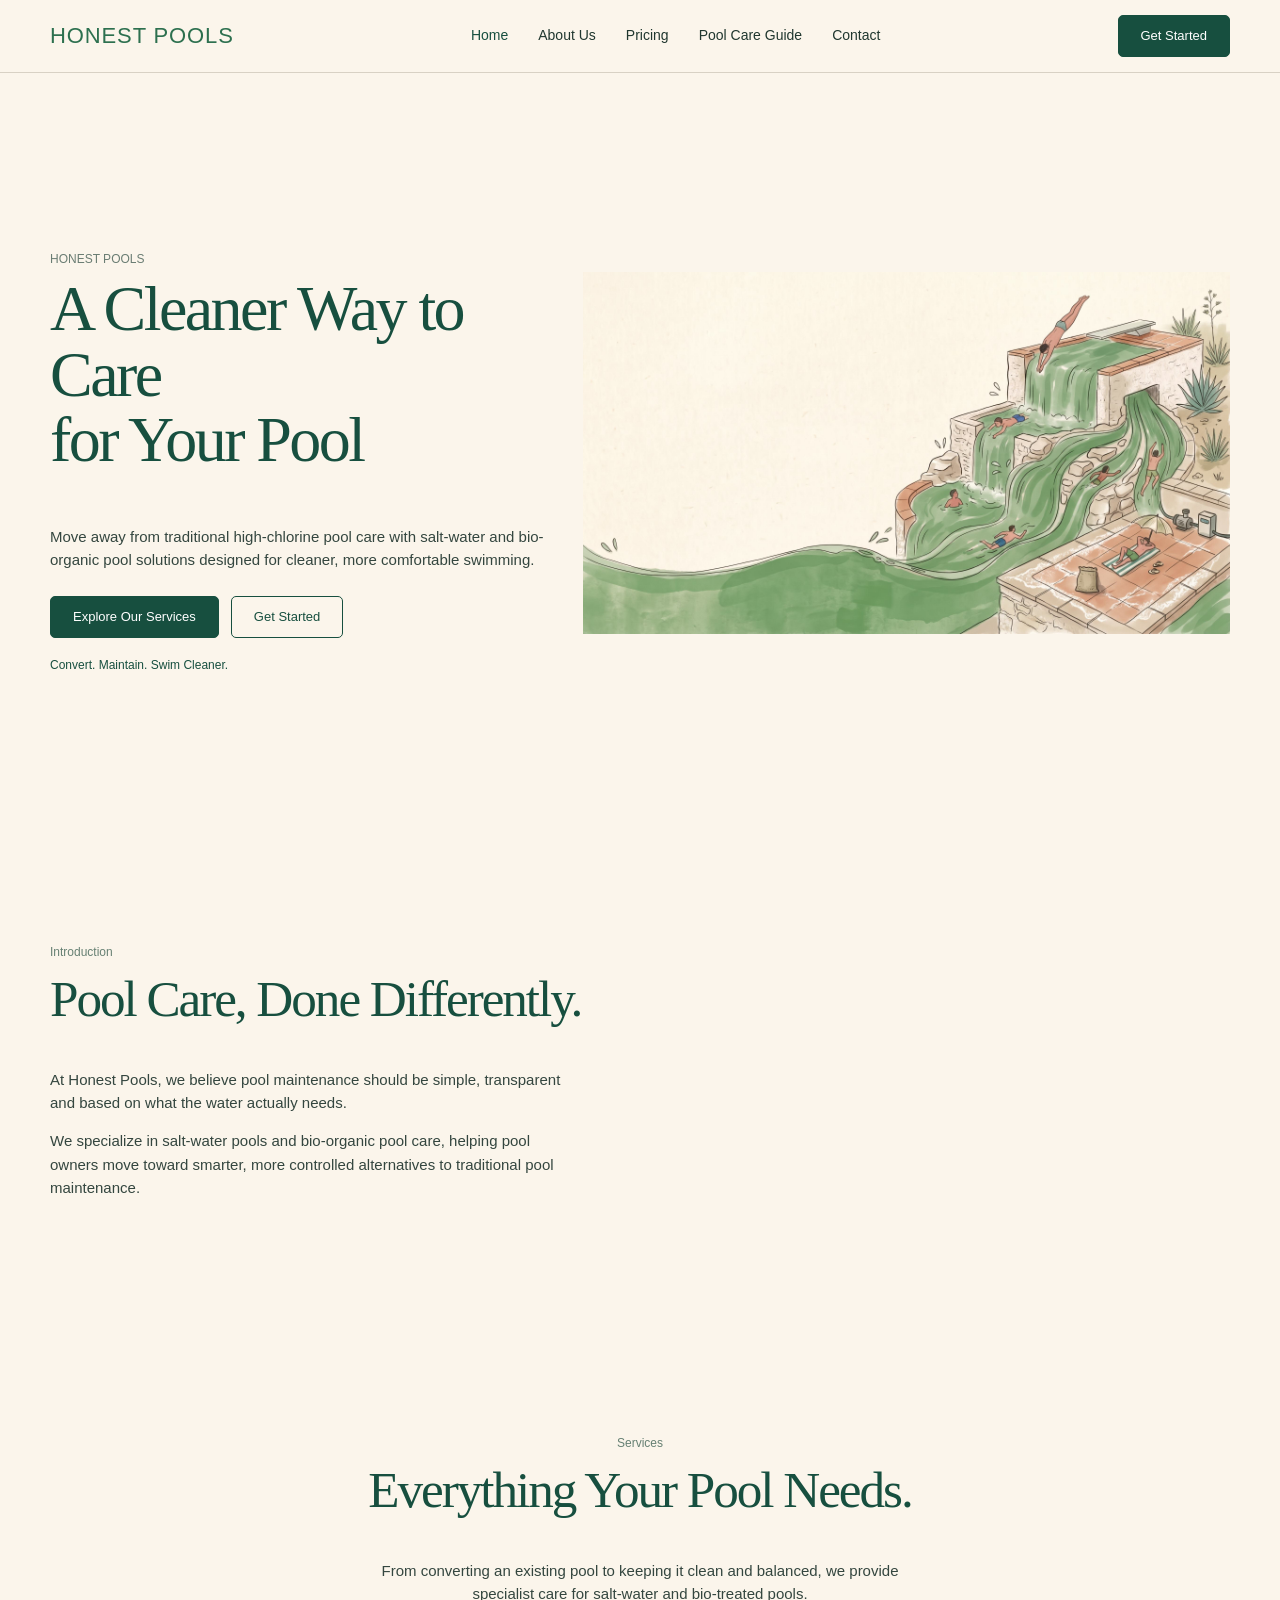
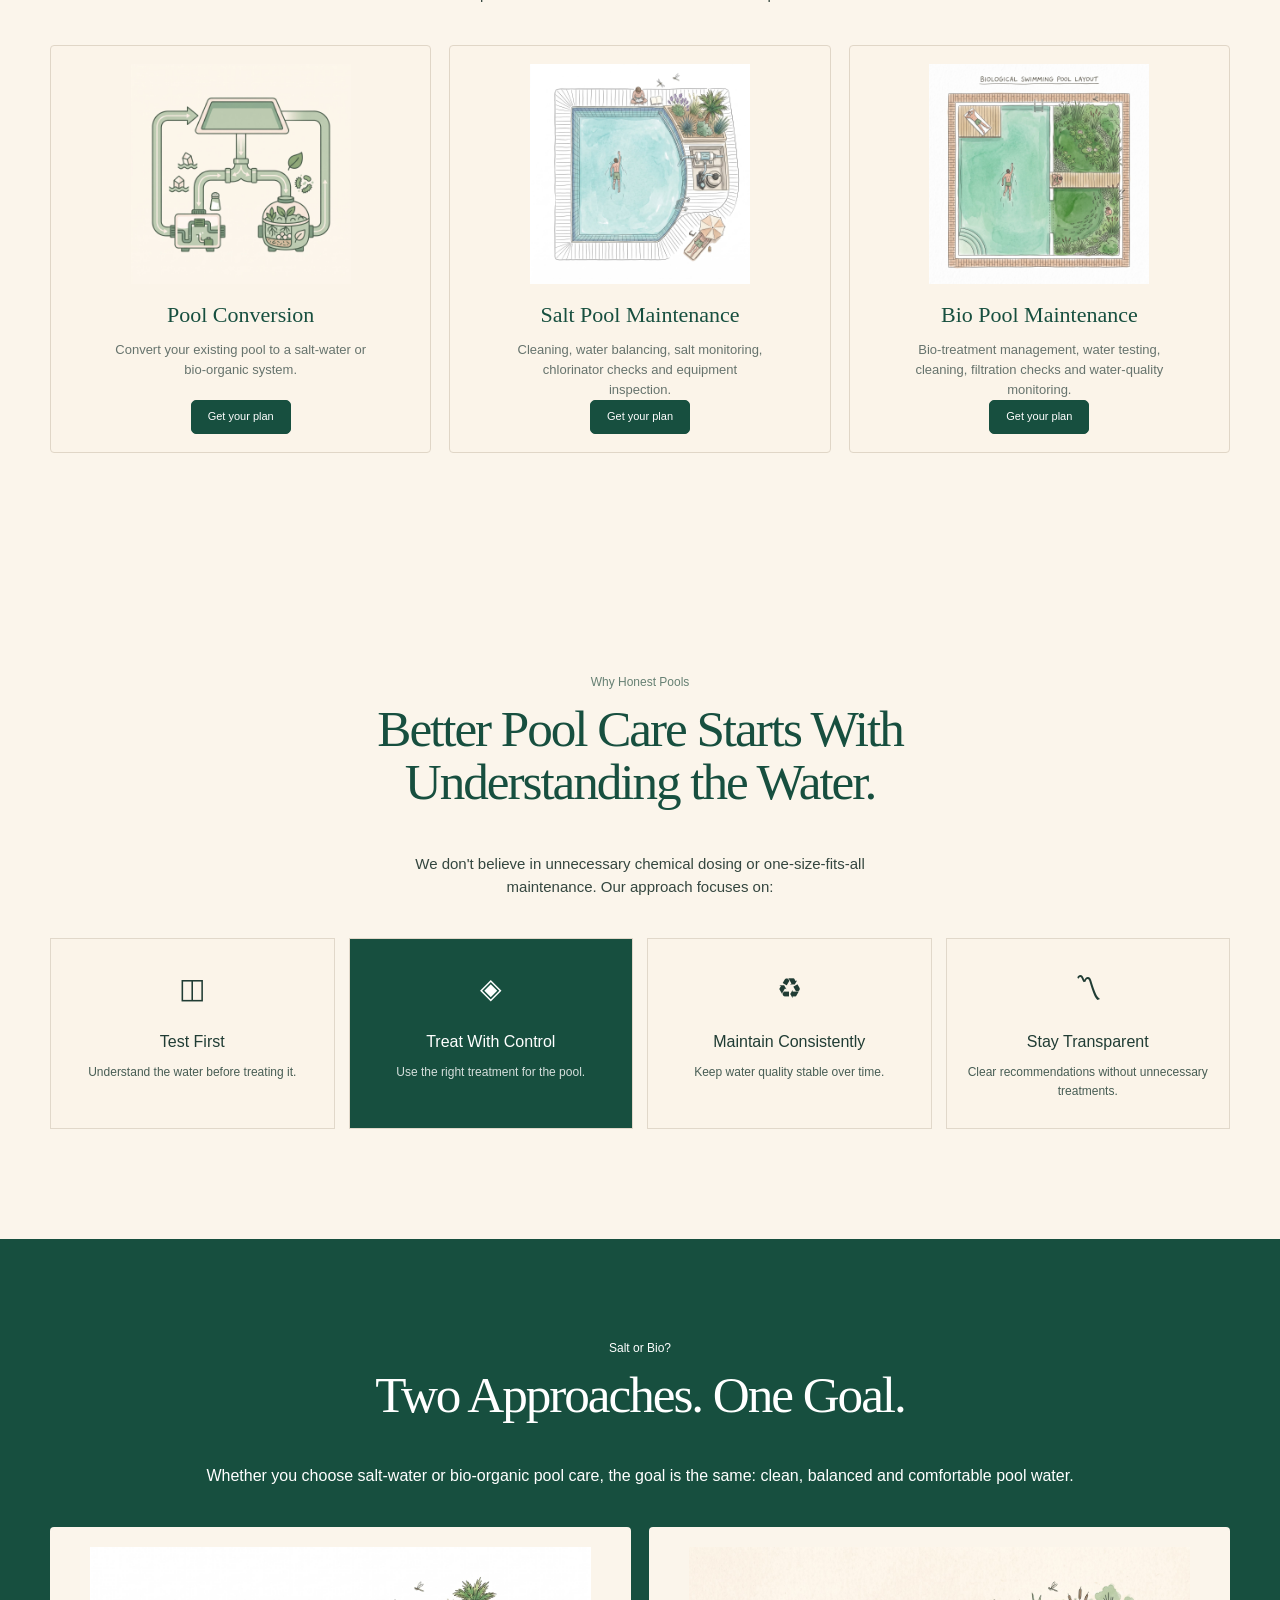
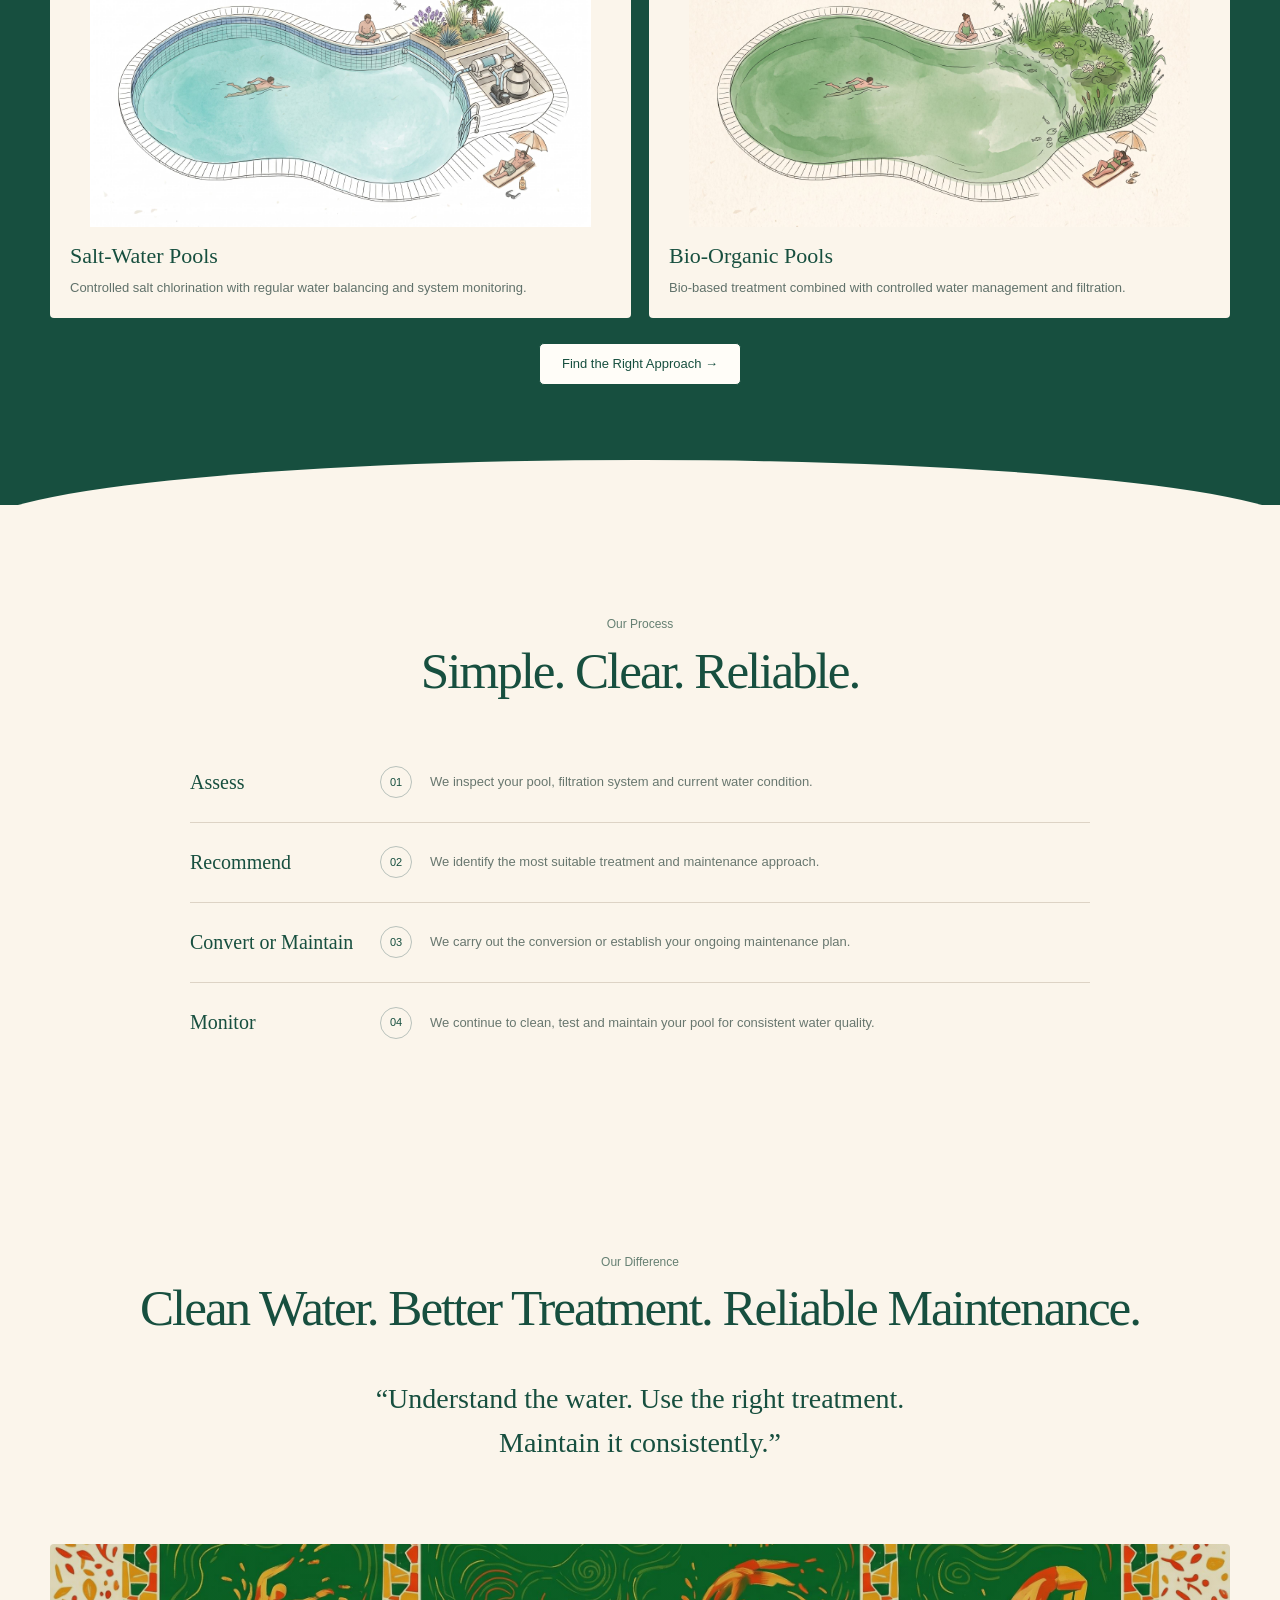
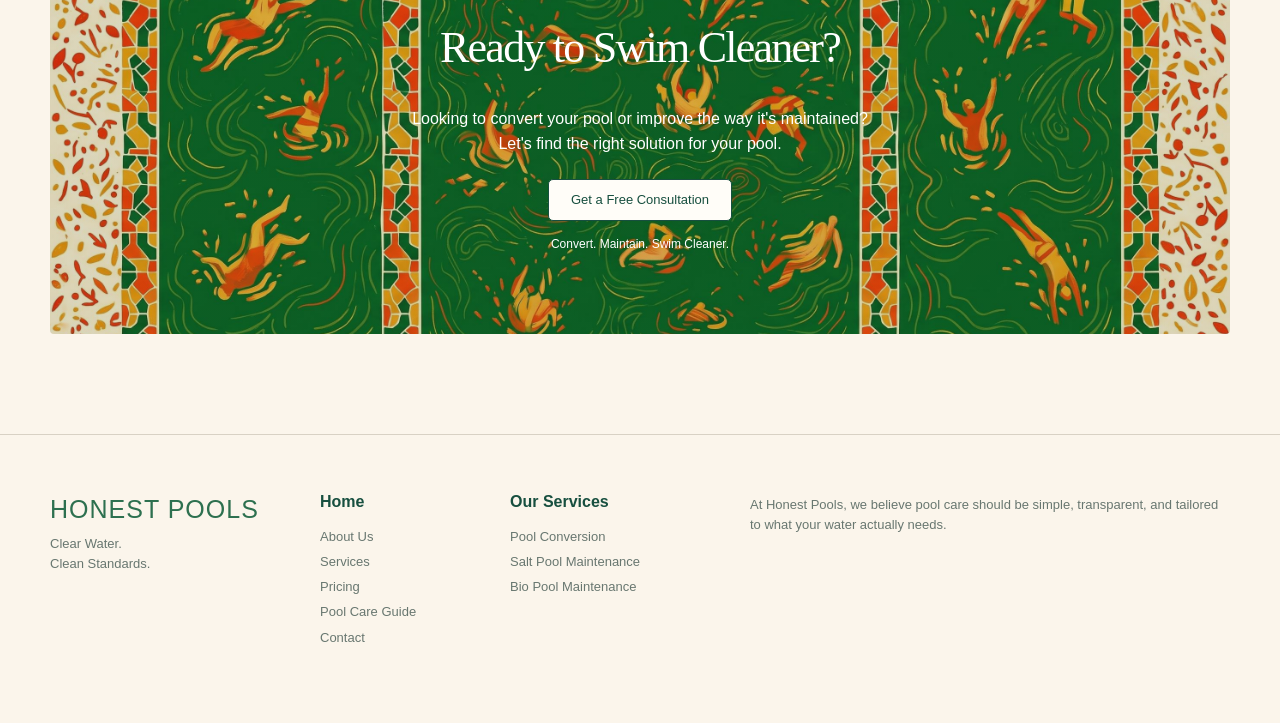
<file: index.html>
<!doctype html>
<html lang="en"><head><meta charset="utf-8"><meta name="viewport" content="width=device-width,initial-scale=1"><title>Honest Pools — A Cleaner Way to Care for Your Pool</title><link rel="stylesheet" href="styles.css"></head>
<body>
<header class="site-header">
  <div class="container nav">
    <a class="logo" href="index.html">HONEST POOLS</a>
    <nav class="nav-links">
      <a class="active" href="index.html">Home</a>
      <a class="" href="about.html">About Us</a>
      <a class="" href="pricing.html">Pricing</a>
      <a href="index.html#process">Pool Care Guide</a>
      <a class="" href="contact.html">Contact</a>
    </nav>
    <a class="btn" href="contact.html">Get Started</a>
    <button class="menu-btn" aria-label="Open menu">☰</button>
  </div>
</header>
<main>
<section class="container hero">
  <div class="hero-copy">
    <div class="eyebrow">HONEST POOLS</div>
    <h1 class="hand">A Cleaner Way to Care<br>for Your Pool</h1>
    <p class="lead">Move away from traditional high-chlorine pool care with salt-water and bio-organic pool solutions designed for cleaner, more comfortable swimming.</p>
    <div style="display:flex;gap:12px;flex-wrap:wrap;margin-top:24px"><a class="btn" href="#services">Explore Our Services</a><a class="btn outline" href="contact.html">Get Started</a></div>
    <p class="note" style="margin-top:18px;color:var(--green)">Convert. Maintain. Swim Cleaner.</p>
  </div>
  <div class="hero-art"><img src="assets/hero-waterfall.jpeg" alt="Illustrated pool landscape"></div>
</section>

<section class="section">
  <div class="container">
    <div class="kicker">Introduction</div>
    <h2 class="hand">Pool Care, Done Differently.</h2>
    <p class="lead">At Honest Pools, we believe pool maintenance should be simple, transparent and based on what the water actually needs.</p>
    <p class="lead">We specialize in salt-water pools and bio-organic pool care, helping pool owners move toward smarter, more controlled alternatives to traditional pool maintenance.</p>
  </div>
</section>

<section class="section" id="services">
  <div class="container">
    <div class="center"><div class="kicker">Services</div><h2 class="hand">Everything Your Pool Needs.</h2><p class="lead" style="margin:auto">From converting an existing pool to keeping it clean and balanced, we provide specialist care for salt-water and bio-treated pools.</p></div>
    <div class="services-grid">
      <article class="card"><img class="card-img" src="assets/service-conversion.jpeg" alt="Pool conversion illustration"><h3>Pool Conversion</h3><p>Convert your existing pool to a salt-water or bio-organic system.</p><a class="btn" href="contact.html">Get your plan</a></article>
      <article class="card"><img class="card-img" src="assets/service-salt.jpeg" alt="Salt pool illustration"><h3>Salt Pool Maintenance</h3><p>Cleaning, water balancing, salt monitoring, chlorinator checks and equipment inspection.</p><a class="btn" href="contact.html">Get your plan</a></article>
      <article class="card"><img class="card-img" src="assets/service-bio.jpeg" alt="Bio pool illustration"><h3>Bio Pool Maintenance</h3><p>Bio-treatment management, water testing, cleaning, filtration checks and water-quality monitoring.</p><a class="btn" href="contact.html">Get your plan</a></article>
    </div>
  </div>
</section>

<section class="section">
  <div class="container">
    <div class="center"><div class="kicker">Why Honest Pools</div><h2 class="hand">Better Pool Care Starts With<br>Understanding the Water.</h2><p class="lead" style="margin:auto">We don't believe in unnecessary chemical dosing or one-size-fits-all maintenance. Our approach focuses on:</p></div>
    <div class="principles">
      <div class="principle"><div class="icon">◫</div><h3>Test First</h3><p>Understand the water before treating it.</p></div>
      <div class="principle featured"><div class="icon">◈</div><h3>Treat With Control</h3><p>Use the right treatment for the pool.</p></div>
      <div class="principle"><div class="icon">♻</div><h3>Maintain Consistently</h3><p>Keep water quality stable over time.</p></div>
      <div class="principle"><div class="icon">〽</div><h3>Stay Transparent</h3><p>Clear recommendations without unnecessary treatments.</p></div>
    </div>
  </div>
</section>

<section class="dual">
  <div class="container">
    <div class="center"><div class="kicker">Salt or Bio?</div><h2 class="hand">Two Approaches. One Goal.</h2><p>Whether you choose salt-water or bio-organic pool care, the goal is the same: clean, balanced and comfortable pool water.</p></div>
    <div class="dual-grid">
      <article class="dual-card"><img src="assets/pool-salt.jpeg" alt="Salt water pool illustration"><h3>Salt-Water Pools</h3><p>Controlled salt chlorination with regular water balancing and system monitoring.</p></article>
      <article class="dual-card"><img src="assets/pool-bio.jpeg" alt="Bio-organic pool illustration"><h3>Bio-Organic Pools</h3><p>Bio-based treatment combined with controlled water management and filtration.</p></article>
    </div>
    <div class="center" style="margin-top:25px"><a class="btn light" href="contact.html">Find the Right Approach →</a></div>
  </div>
</section>

<section class="section" id="process">
  <div class="container">
    <div class="center"><div class="kicker">Our Process</div><h2 class="hand">Simple. Clear. Reliable.</h2></div>
    <div class="process">
      <div class="step"><div class="step-title">Assess</div><div class="step-num">01</div><p>We inspect your pool, filtration system and current water condition.</p></div>
      <div class="step"><div class="step-title">Recommend</div><div class="step-num">02</div><p>We identify the most suitable treatment and maintenance approach.</p></div>
      <div class="step"><div class="step-title">Convert or Maintain</div><div class="step-num">03</div><p>We carry out the conversion or establish your ongoing maintenance plan.</p></div>
      <div class="step"><div class="step-title">Monitor</div><div class="step-num">04</div><p>We continue to clean, test and maintain your pool for consistent water quality.</p></div>
    </div>
  </div>
</section>

<section class="quote"><div class="container"><div class="kicker">Our Difference</div><h2 class="hand">Clean Water. Better Treatment. Reliable Maintenance.</h2><p>“Understand the water. Use the right treatment.<br>Maintain it consistently.”</p></div></section>

<section class="container cta">
  <div><h2 class="hand">Ready to Swim Cleaner?</h2><p>Looking to convert your pool or improve the way it's maintained?<br>Let's find the right solution for your pool.</p><a class="btn light" href="contact.html">Get a Free Consultation</a><div style="margin-top:14px;font-size:12px">Convert. Maintain. Swim Cleaner.</div></div>
</section>
</main>
<footer class="footer">
  <div class="container footer-grid">
    <div class="footer-brand">
      <div class="logo">HONEST POOLS</div>
      <p>Clear Water.<br>Clean Standards.</p>
    </div>
    <div>
      <h4>Home</h4><a href="about.html">About Us</a><a href="index.html#services">Services</a><a href="pricing.html">Pricing</a><a href="index.html#process">Pool Care Guide</a><a href="contact.html">Contact</a>
    </div>
    <div>
      <h4>Our Services</h4><a href="index.html#services">Pool Conversion</a><a href="index.html#services">Salt Pool Maintenance</a><a href="index.html#services">Bio Pool Maintenance</a>
    </div>
    <div><p>At Honest Pools, we believe pool care should be simple, transparent, and tailored to what your water actually needs.</p></div>
  </div>
</footer>
<script src="script.js"></script></body></html>
</file>
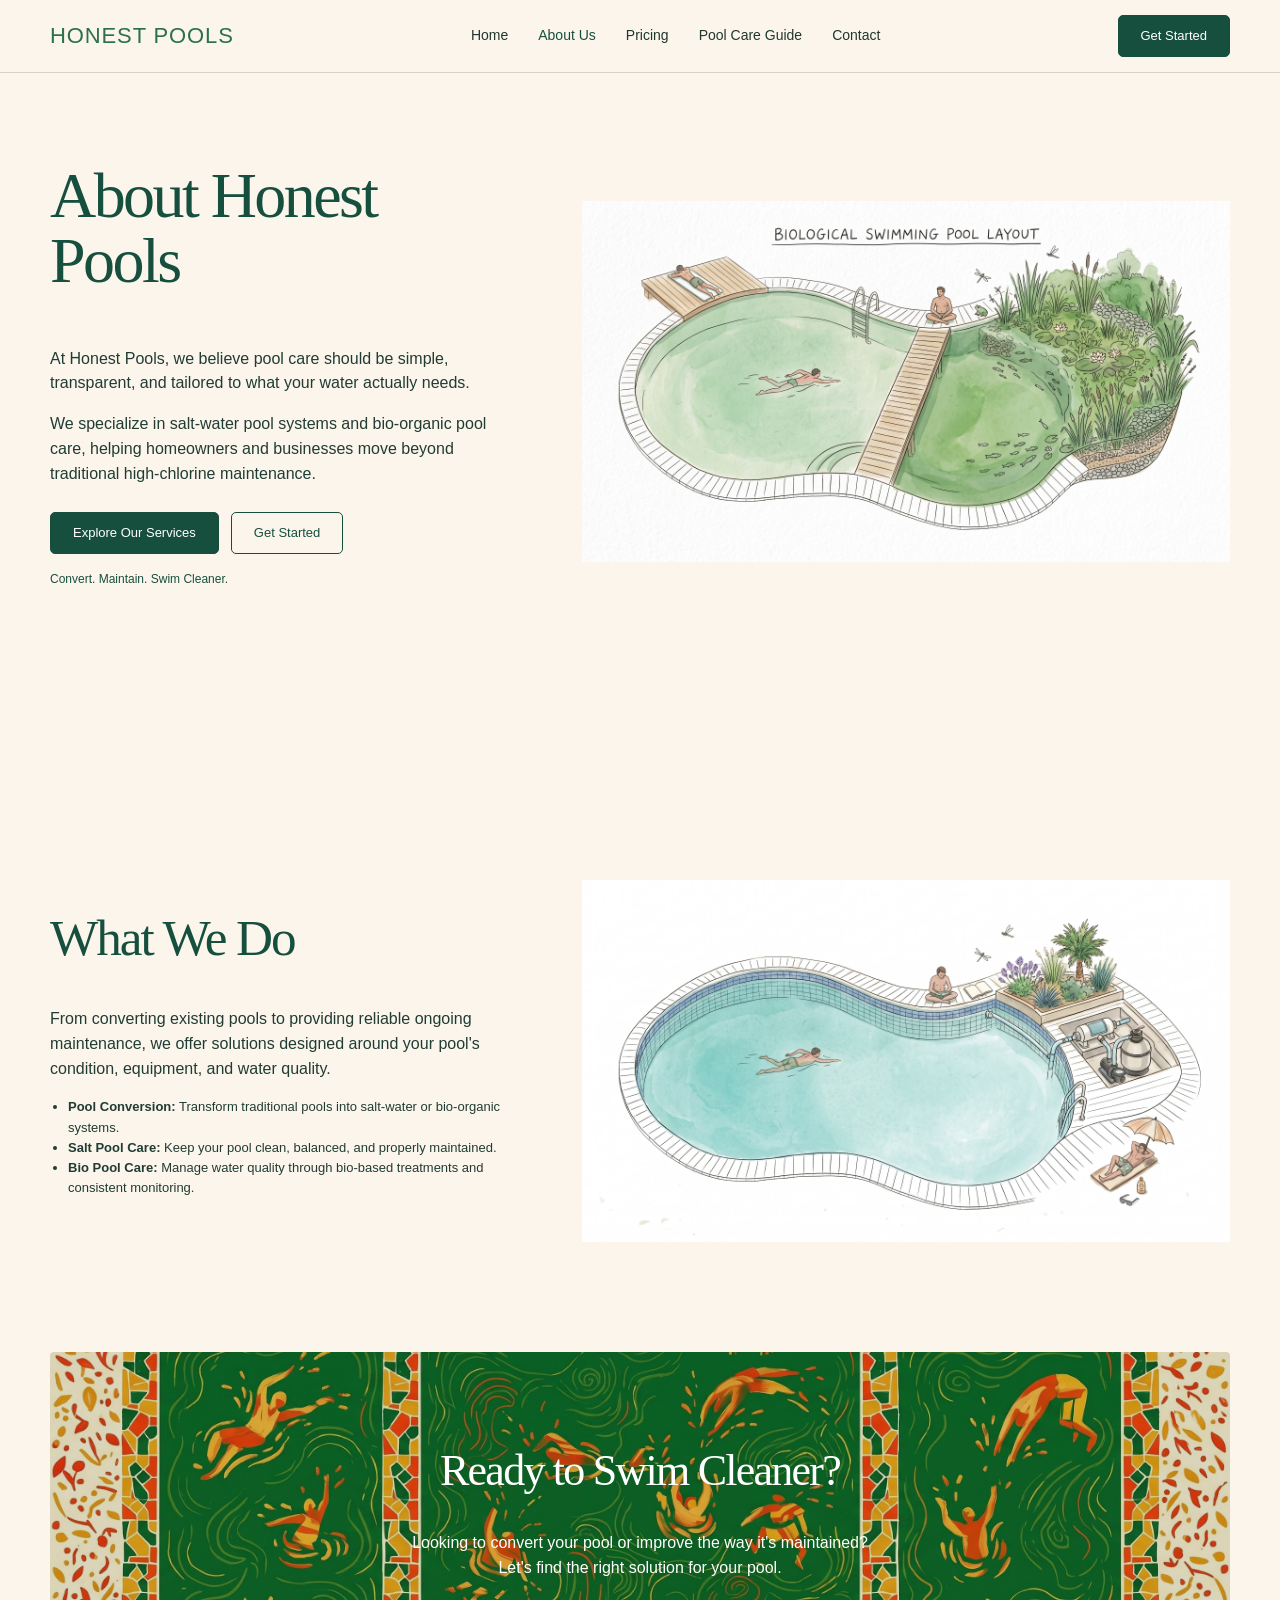
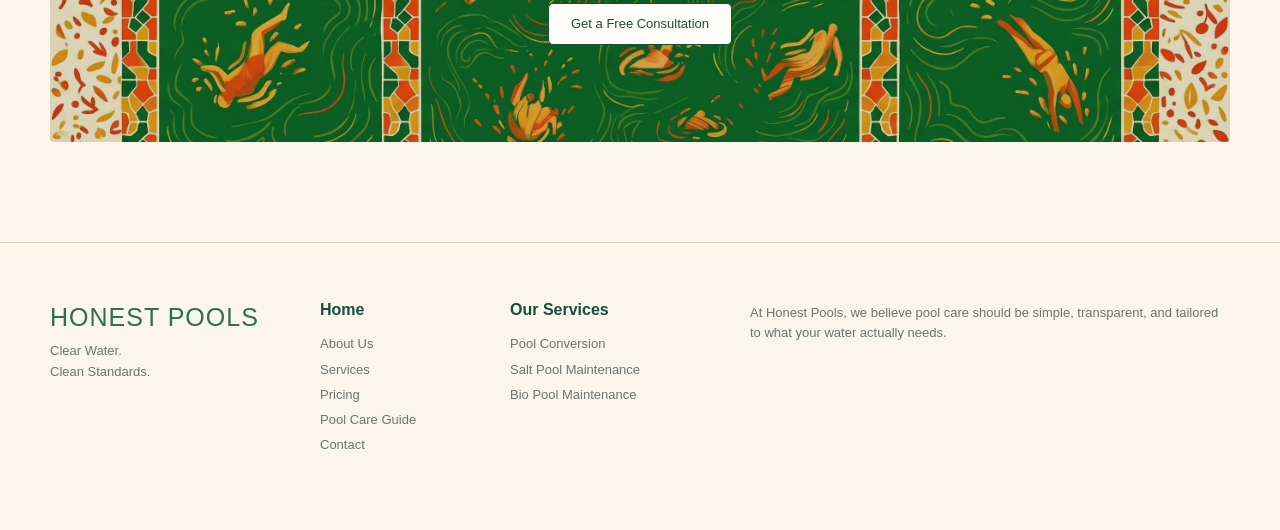
<file: about.html>
<!doctype html>
<html lang="en"><head><meta charset="utf-8"><meta name="viewport" content="width=device-width,initial-scale=1"><title>About Honest Pools</title><link rel="stylesheet" href="styles.css"></head>
<body><header class="site-header">
  <div class="container nav">
    <a class="logo" href="index.html">HONEST POOLS</a>
    <nav class="nav-links">
      <a class="" href="index.html">Home</a>
      <a class="active" href="about.html">About Us</a>
      <a class="" href="pricing.html">Pricing</a>
      <a href="index.html#process">Pool Care Guide</a>
      <a class="" href="contact.html">Contact</a>
    </nav>
    <a class="btn" href="contact.html">Get Started</a>
    <button class="menu-btn" aria-label="Open menu">☰</button>
  </div>
</header>
<main>
<section class="container about-grid page-hero">
  <div><h1 class="hand">About Honest Pools</h1><p>At Honest Pools, we believe pool care should be simple, transparent, and tailored to what your water actually needs.</p><p>We specialize in salt-water pool systems and bio-organic pool care, helping homeowners and businesses move beyond traditional high-chlorine maintenance.</p><div style="display:flex;gap:12px;flex-wrap:wrap;margin-top:25px"><a class="btn" href="index.html#services">Explore Our Services</a><a class="btn outline" href="contact.html">Get Started</a></div><p class="note" style="margin-top:16px;color:var(--green)">Convert. Maintain. Swim Cleaner.</p></div>
  <img src="assets/pool-bio-layout.jpeg" alt="Biological swimming pool layout illustration">
</section>
<section class="container about-grid section">
  <div><h2 class="hand">What We Do</h2><p>From converting existing pools to providing reliable ongoing maintenance, we offer solutions designed around your pool's condition, equipment, and water quality.</p><ul class="bullets"><li><b>Pool Conversion:</b> Transform traditional pools into salt-water or bio-organic systems.</li><li><b>Salt Pool Care:</b> Keep your pool clean, balanced, and properly maintained.</li><li><b>Bio Pool Care:</b> Manage water quality through bio-based treatments and consistent monitoring.</li></ul></div>
  <img src="assets/pool-salt.jpeg" alt="Salt water pool illustration">
</section>
<section class="container cta"><div><h2 class="hand">Ready to Swim Cleaner?</h2><p>Looking to convert your pool or improve the way it's maintained?<br>Let's find the right solution for your pool.</p><a class="btn light" href="contact.html">Get a Free Consultation</a></div></section>
</main><footer class="footer">
  <div class="container footer-grid">
    <div class="footer-brand">
      <div class="logo">HONEST POOLS</div>
      <p>Clear Water.<br>Clean Standards.</p>
    </div>
    <div>
      <h4>Home</h4><a href="about.html">About Us</a><a href="index.html#services">Services</a><a href="pricing.html">Pricing</a><a href="index.html#process">Pool Care Guide</a><a href="contact.html">Contact</a>
    </div>
    <div>
      <h4>Our Services</h4><a href="index.html#services">Pool Conversion</a><a href="index.html#services">Salt Pool Maintenance</a><a href="index.html#services">Bio Pool Maintenance</a>
    </div>
    <div><p>At Honest Pools, we believe pool care should be simple, transparent, and tailored to what your water actually needs.</p></div>
  </div>
</footer><script src="script.js"></script></body></html>
</file>
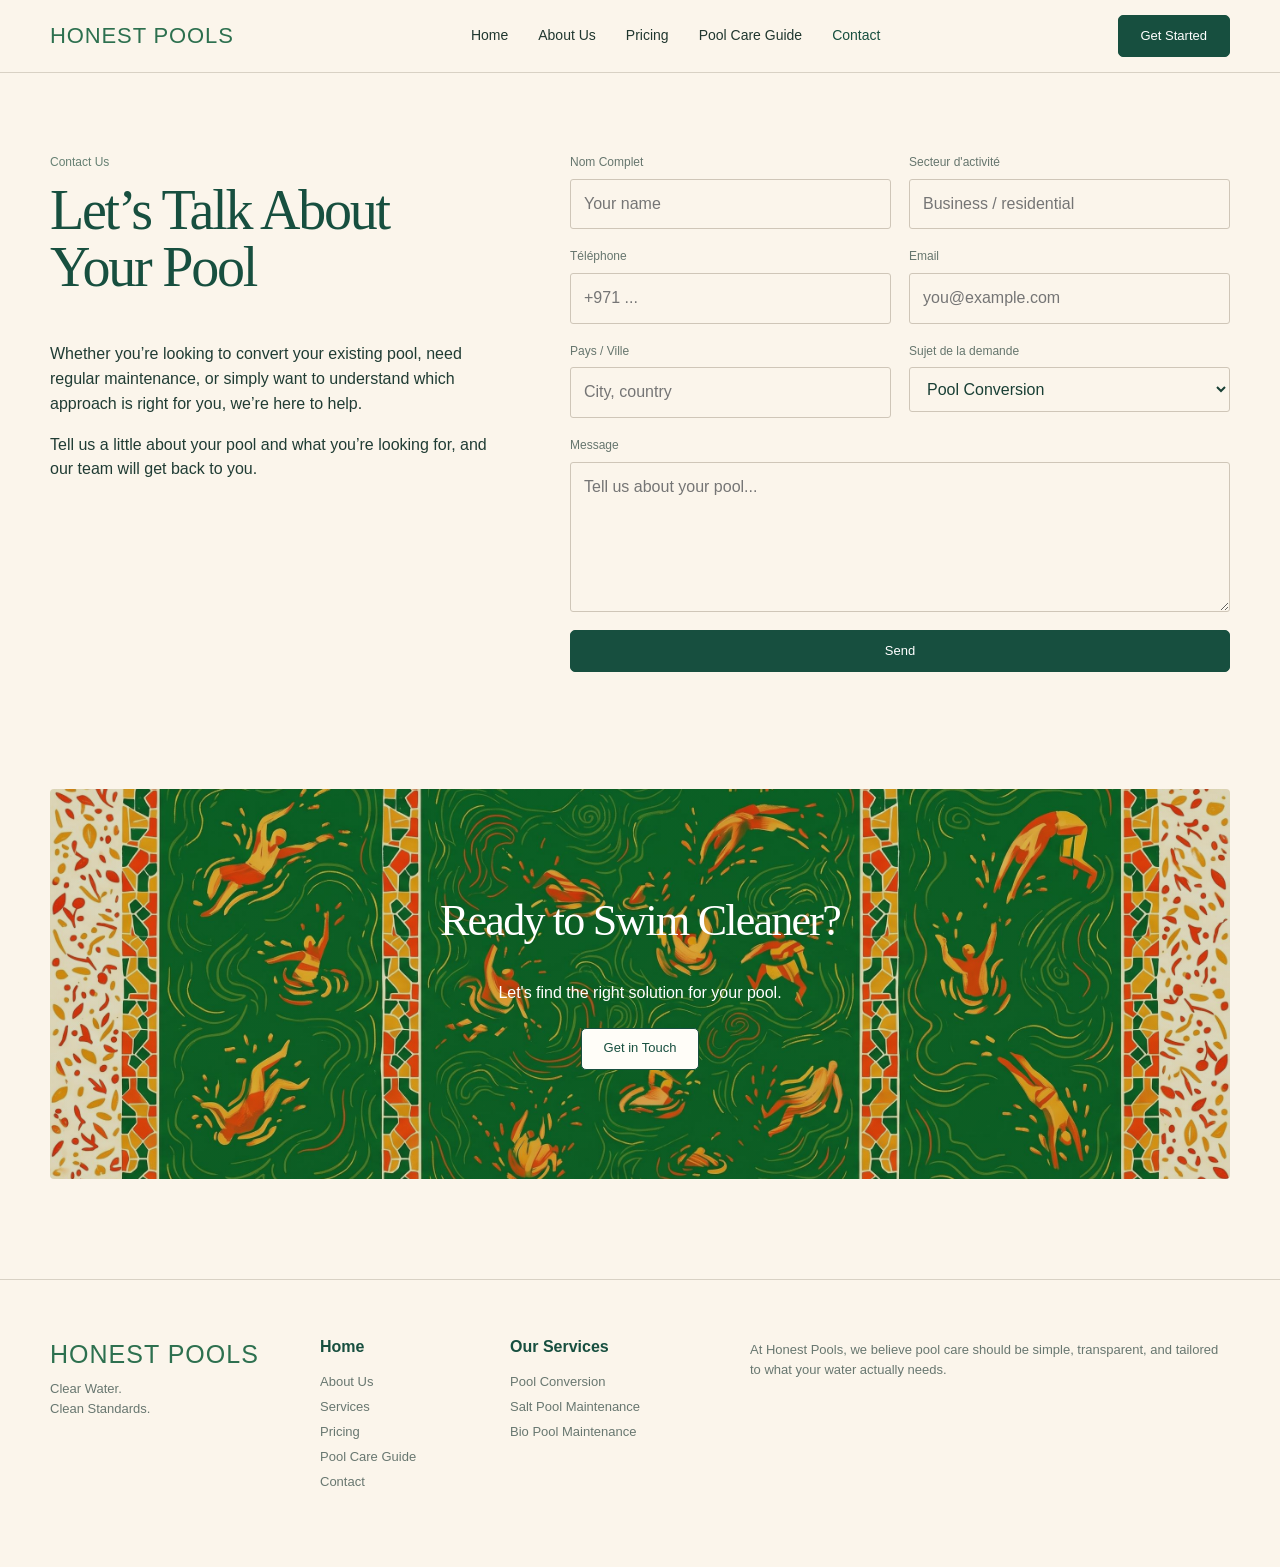
<file: contact.html>
<!doctype html>
<html lang="en"><head><meta charset="utf-8"><meta name="viewport" content="width=device-width,initial-scale=1"><title>Contact Honest Pools</title><link rel="stylesheet" href="styles.css"></head>
<body><header class="site-header">
  <div class="container nav">
    <a class="logo" href="index.html">HONEST POOLS</a>
    <nav class="nav-links">
      <a class="" href="index.html">Home</a>
      <a class="" href="about.html">About Us</a>
      <a class="" href="pricing.html">Pricing</a>
      <a href="index.html#process">Pool Care Guide</a>
      <a class="active" href="contact.html">Contact</a>
    </nav>
    <a class="btn" href="contact.html">Get Started</a>
    <button class="menu-btn" aria-label="Open menu">☰</button>
  </div>
</header>
<main>
<section class="container contact-grid">
  <div class="contact-copy"><div class="kicker">Contact Us</div><h1 class="hand">Let’s Talk About Your Pool</h1><p>Whether you’re looking to convert your existing pool, need regular maintenance, or simply want to understand which approach is right for you, we’re here to help.</p><p>Tell us a little about your pool and what you’re looking for, and our team will get back to you.</p></div>
  <form class="form" data-demo-form>
    <div class="field"><label>Nom Complet</label><input required name="name" placeholder="Your name"></div>
    <div class="field"><label>Secteur d'activité</label><input name="sector" placeholder="Business / residential"></div>
    <div class="field"><label>Téléphone</label><input name="phone" placeholder="+971 ..."></div>
    <div class="field"><label>Email</label><input required type="email" name="email" placeholder="you@example.com"></div>
    <div class="field"><label>Pays / Ville</label><input name="location" placeholder="City, country"></div>
    <div class="field"><label>Sujet de la demande</label><select name="subject"><option>Pool Conversion</option><option>Salt Pool Maintenance</option><option>Bio Pool Maintenance</option><option>General enquiry</option></select></div>
    <div class="field full"><label>Message</label><textarea name="message" placeholder="Tell us about your pool..."></textarea></div>
    <div class="field full"><button class="btn" type="submit">Send</button><div class="form-status note" aria-live="polite"></div></div>
  </form>
</section>
<section class="container cta"><div><h2 class="hand">Ready to Swim Cleaner?</h2><p>Let's find the right solution for your pool.</p><a class="btn light" href="mailto:hello@honestpools.example">Get in Touch</a></div></section>
</main><footer class="footer">
  <div class="container footer-grid">
    <div class="footer-brand">
      <div class="logo">HONEST POOLS</div>
      <p>Clear Water.<br>Clean Standards.</p>
    </div>
    <div>
      <h4>Home</h4><a href="about.html">About Us</a><a href="index.html#services">Services</a><a href="pricing.html">Pricing</a><a href="index.html#process">Pool Care Guide</a><a href="contact.html">Contact</a>
    </div>
    <div>
      <h4>Our Services</h4><a href="index.html#services">Pool Conversion</a><a href="index.html#services">Salt Pool Maintenance</a><a href="index.html#services">Bio Pool Maintenance</a>
    </div>
    <div><p>At Honest Pools, we believe pool care should be simple, transparent, and tailored to what your water actually needs.</p></div>
  </div>
</footer><script src="script.js"></script></body></html>
</file>
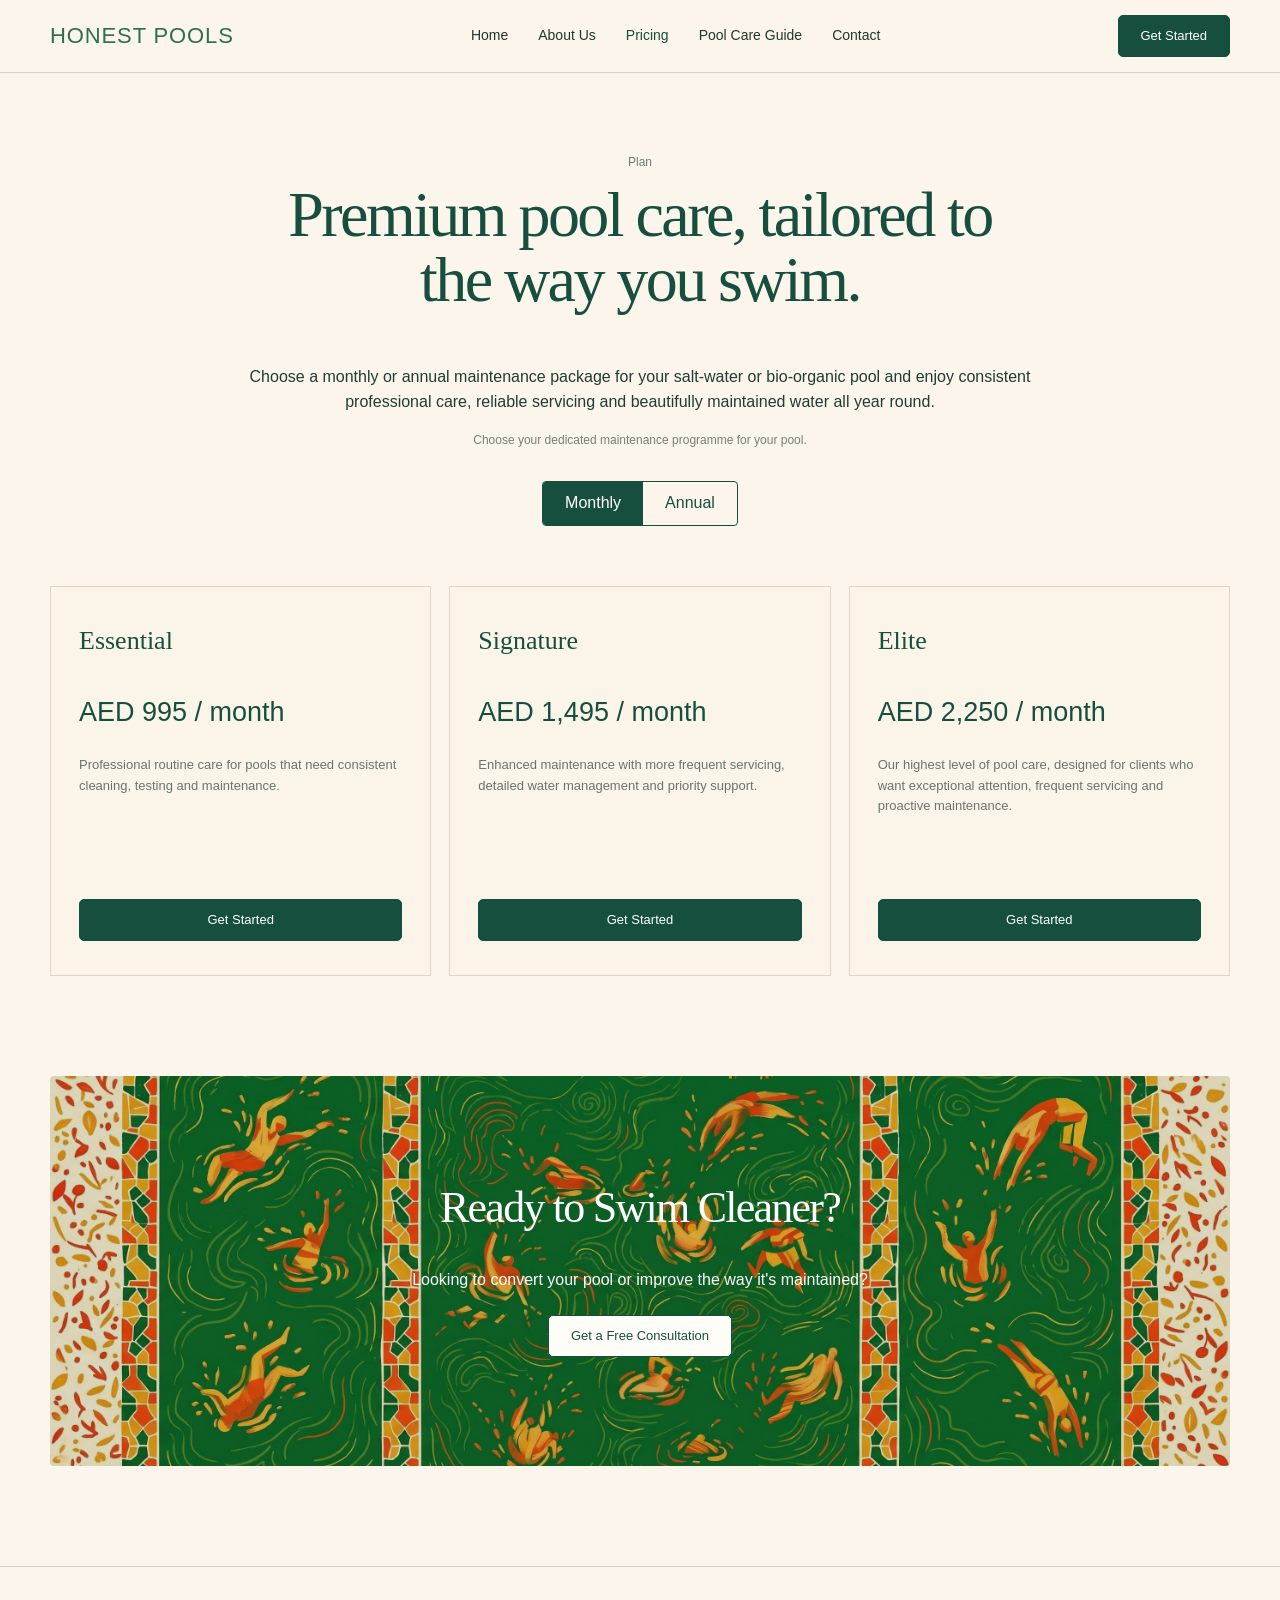
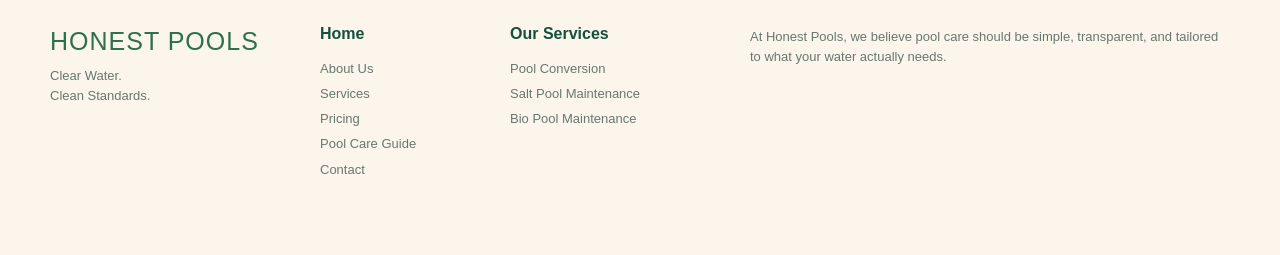
<file: pricing.html>
<!doctype html>
<html lang="en"><head><meta charset="utf-8"><meta name="viewport" content="width=device-width,initial-scale=1"><title>Honest Pools — Pricing</title><link rel="stylesheet" href="styles.css"></head>
<body><header class="site-header">
  <div class="container nav">
    <a class="logo" href="index.html">HONEST POOLS</a>
    <nav class="nav-links">
      <a class="" href="index.html">Home</a>
      <a class="" href="about.html">About Us</a>
      <a class="active" href="pricing.html">Pricing</a>
      <a href="index.html#process">Pool Care Guide</a>
      <a class="" href="contact.html">Contact</a>
    </nav>
    <a class="btn" href="contact.html">Get Started</a>
    <button class="menu-btn" aria-label="Open menu">☰</button>
  </div>
</header>
<main>
<section class="pricing-head container">
  <div class="kicker">Plan</div><h1 class="hand">Premium pool care, tailored to<br>the way you swim.</h1>
  <p>Choose a monthly or annual maintenance package for your salt-water or bio-organic pool and enjoy consistent professional care, reliable servicing and beautifully maintained water all year round.</p>
  <p class="note">Choose your dedicated maintenance programme for your pool.</p>
  <div class="toggle"><button data-plan="monthly" class="active">Monthly</button><button data-plan="annual">Annual</button></div>
</section>
<section class="container pricing-grid">
  <article class="price-card"><h3>Essential</h3><div class="price" data-monthly="AED 995 / month" data-annual="AED 10,950 / year">AED 995 / month</div><p>Professional routine care for pools that need consistent cleaning, testing and maintenance.</p><a class="btn" href="contact.html">Get Started</a></article>
  <article class="price-card"><h3>Signature</h3><div class="price" data-monthly="AED 1,495 / month" data-annual="AED 16,450 / year">AED 1,495 / month</div><p>Enhanced maintenance with more frequent servicing, detailed water management and priority support.</p><a class="btn" href="contact.html">Get Started</a></article>
  <article class="price-card"><h3>Elite</h3><div class="price" data-monthly="AED 2,250 / month" data-annual="AED 24,750 / year">AED 2,250 / month</div><p>Our highest level of pool care, designed for clients who want exceptional attention, frequent servicing and proactive maintenance.</p><a class="btn" href="contact.html">Get Started</a></article>
</section>
<section class="container cta"><div><h2 class="hand">Ready to Swim Cleaner?</h2><p>Looking to convert your pool or improve the way it's maintained?</p><a class="btn light" href="contact.html">Get a Free Consultation</a></div></section>
</main><footer class="footer">
  <div class="container footer-grid">
    <div class="footer-brand">
      <div class="logo">HONEST POOLS</div>
      <p>Clear Water.<br>Clean Standards.</p>
    </div>
    <div>
      <h4>Home</h4><a href="about.html">About Us</a><a href="index.html#services">Services</a><a href="pricing.html">Pricing</a><a href="index.html#process">Pool Care Guide</a><a href="contact.html">Contact</a>
    </div>
    <div>
      <h4>Our Services</h4><a href="index.html#services">Pool Conversion</a><a href="index.html#services">Salt Pool Maintenance</a><a href="index.html#services">Bio Pool Maintenance</a>
    </div>
    <div><p>At Honest Pools, we believe pool care should be simple, transparent, and tailored to what your water actually needs.</p></div>
  </div>
</footer><script src="script.js"></script></body></html>
</file>
<file: styles.css>
:root{
  --cream:#f8f0e3;
  --paper:#fbf5eb;
  --green:#174f3f;
  --green-2:#2c715a;
  --text:#193f35;
  --muted:#66766e;
  --line:#d8d1c4;
  --white:#fffdf8;
  --radius:4px;
  --max:1180px;
}
*{box-sizing:border-box}
html{scroll-behavior:smooth}
body{
  margin:0;
  background:var(--paper);
  color:#203c34;
  font-family:Arial,Helvetica,sans-serif;
  line-height:1.55;
}
img{max-width:100%;display:block}
a{color:inherit;text-decoration:none}
button,input,textarea,select{font:inherit}
.container{width:min(var(--max),calc(100% - 64px));margin:auto}
.site-header{
  position:sticky;top:0;z-index:50;
  background:rgba(251,245,235,.96);
  border-bottom:1px solid var(--line);
  backdrop-filter:blur(8px)
}
.nav{
  min-height:72px;display:flex;align-items:center;gap:36px
}
.logo{
  font-family:"Arial Narrow",Arial,sans-serif;
  letter-spacing:.04em;font-size:22px;color:#2d704f;
  white-space:nowrap
}
.nav-links{display:flex;gap:30px;align-items:center;margin:auto}
.nav-links a{font-size:14px;color:#20372f}
.nav-links a.active,.nav-links a:hover{color:var(--green)}
.btn{
  display:inline-flex;align-items:center;justify-content:center;
  min-height:42px;padding:0 22px;border:1px solid var(--green);
  border-radius:5px;background:var(--green);color:white;font-size:13px;
  cursor:pointer;transition:.2s
}
.btn:hover{transform:translateY(-1px);background:#103e31}
.btn.light{background:var(--white);color:var(--green)}
.btn.outline{background:transparent;color:var(--green)}
.menu-btn{display:none;border:0;background:none;font-size:25px;color:var(--green)}
.hand{
  font-family:"Segoe Print","Bradley Hand","Comic Sans MS",cursive;
  font-weight:500;letter-spacing:-.04em;color:var(--green)
}
.kicker{font-size:12px;color:#668073;margin-bottom:10px}
h1,h2,h3,p{margin-top:0}
h1{font-size:clamp(42px,5vw,74px);line-height:1.02;font-weight:400}
h2{font-size:clamp(34px,4vw,52px);line-height:1.05;font-weight:400}
h3{font-size:22px;font-weight:500}
.lead{font-size:15px;color:#34463f;max-width:520px}
.hero{min-height:760px;display:grid;grid-template-columns:1fr 1.3fr;align-items:center;gap:35px}
.hero-copy{padding-top:30px}
.hero-art{align-self:stretch;display:flex;align-items:center;justify-content:flex-end}
.hero-art img{width:100%;height:auto;object-fit:contain}
.eyebrow{font-size:12px;color:#6a7d73;margin-bottom:8px}
.section{padding:110px 0}
.center{text-align:center}
.services-grid{display:grid;grid-template-columns:repeat(3,1fr);gap:18px;margin-top:40px}
.card{
  background:#fbf4e9;border:1px solid #e0d6c7;border-radius:4px;
  padding:18px;min-height:330px;display:flex;flex-direction:column
}
.card-img{height:220px;object-fit:contain;width:100%}
.card h3{margin:14px 0 7px;text-align:center;font-family:"Segoe Print","Bradley Hand",cursive;color:var(--green)}
.card p{font-size:13px;text-align:center;color:#66736d;margin:0 auto;max-width:260px}
.card .btn{margin:auto auto 0;font-size:11px;min-height:34px;padding:0 16px}
.principles{display:grid;grid-template-columns:repeat(4,1fr);gap:14px;margin-top:40px}
.principle{border:1px solid #e1d8ca;background:#fbf4e9;min-height:190px;padding:28px 20px;text-align:center}
.principle.featured{background:var(--green);color:#fff}
.principle .icon{font-size:28px;margin-bottom:20px}
.principle h3{font-size:16px;margin-bottom:8px}
.principle p{font-size:12px;margin:0;color:inherit;opacity:.82}
.dual{
  background:var(--green);color:#fff;padding:100px 0 120px;
  border-radius:0;position:relative;overflow:hidden
}
.dual:after{
  content:"";position:absolute;bottom:-55px;left:-2%;width:104%;height:100px;
  background:var(--paper);border-radius:50% 50% 0 0/70% 70% 0 0
}
.dual h2,.dual .kicker{color:#fff}
.dual-grid{display:grid;grid-template-columns:1fr 1fr;gap:18px;margin-top:38px}
.dual-card{background:var(--paper);color:var(--text);padding:20px;border-radius:4px}
.dual-card img{height:280px;width:100%;object-fit:contain}
.dual-card h3{font-family:"Segoe Print","Bradley Hand",cursive;color:var(--green);margin:12px 0 5px}
.dual-card p{font-size:13px;margin:0;color:#60716a}
.process{max-width:900px;margin:45px auto 0}
.step{display:grid;grid-template-columns:190px 50px 1fr;align-items:center;min-height:80px;border-bottom:1px solid #ddd3c5}
.step:last-child{border-bottom:0}
.step-title{font-family:"Segoe Print","Bradley Hand",cursive;color:var(--green);font-size:20px}
.step-num{width:32px;height:32px;border:1px solid #b9c2bc;border-radius:50%;display:grid;place-items:center;font-size:11px;color:var(--green)}
.step p{margin:0;font-size:13px;color:#68776f}
.quote{padding:80px 20px;text-align:center}
.quote p{font-family:"Segoe Print","Bradley Hand",cursive;font-size:28px;color:var(--green);max-width:680px;margin:auto}
.cta{
  background-image:linear-gradient(rgba(20,79,63,.15),rgba(20,79,63,.15)),url("assets/cta-pattern.jpeg");
  background-size:cover;background-position:center;
  min-height:390px;display:grid;place-items:center;text-align:center;color:#fff;
  margin:0 auto 100px;border-radius:4px;padding:50px
}
.cta h2{color:#fff;font-size:44px}
.cta p{max-width:460px;margin:0 auto 22px}
.footer{border-top:1px solid var(--line);padding:55px 0 70px}
.footer-grid{display:grid;grid-template-columns:230px 150px 200px 1fr;gap:40px}
.footer-brand .logo{font-size:25px}
.footer h4{margin:0 0 12px;color:var(--green)}
.footer a,.footer p{display:block;font-size:13px;color:#687770;margin:5px 0}
.page-hero{padding:90px 0 50px}
.about-grid{display:grid;grid-template-columns:1fr 1.4fr;gap:70px;align-items:center}
.about-grid + .about-grid{margin-top:120px}
.about-grid img{width:100%;object-fit:contain;max-height:500px}
.bullets{padding-left:18px;font-size:13px}
.pricing-head{text-align:center;max-width:800px;margin:80px auto 40px}
.toggle{display:inline-flex;border:1px solid var(--green);border-radius:4px;overflow:hidden;margin:20px 0}
.toggle button{border:0;background:transparent;color:var(--green);padding:9px 22px;cursor:pointer}
.toggle button.active{background:var(--green);color:white}
.pricing-grid{display:grid;grid-template-columns:repeat(3,1fr);gap:18px;margin-bottom:100px}
.price-card{border:1px solid #ded5c7;background:#fbf4e9;padding:34px 28px;min-height:390px;display:flex;flex-direction:column}
.price-card h3{font-family:"Segoe Print","Bradley Hand",cursive;color:var(--green);font-size:26px}
.price{font-size:27px;color:var(--green);margin:4px 0 22px}
.price small{font-size:13px;color:#718078}
.price-card p{font-size:13px;color:#68766f}
.price-card .btn{margin-top:auto}
.contact-grid{display:grid;grid-template-columns:.8fr 1.2fr;gap:80px;align-items:start;padding:80px 0 110px}
.contact-copy h1{font-size:56px}
.form{display:grid;grid-template-columns:1fr 1fr;gap:18px}
.field{display:flex;flex-direction:column;gap:7px}
.field.full{grid-column:1/-1}
.field label{font-size:12px;color:#66766e}
.field input,.field textarea,.field select{
  background:transparent;border:1px solid #cfc6b8;border-radius:3px;
  padding:12px 13px;color:var(--text);outline:none
}
.field textarea{min-height:150px;resize:vertical}
.form .btn{justify-self:start}
.note{font-size:12px;color:#758179}
@media (max-width:850px){
  .container{width:min(var(--max),calc(100% - 36px))}
  .nav-links{
    display:none;position:absolute;top:72px;left:0;right:0;
    background:var(--paper);padding:20px;flex-direction:column;gap:16px;
    border-bottom:1px solid var(--line)
  }
  .nav-links.open{display:flex}
  .nav>.btn{display:none}.menu-btn{display:block;margin-left:auto}
  .hero{grid-template-columns:1fr;min-height:auto;padding:70px 0}
  .hero-art{order:-1}.hero-art img{max-height:390px}
  .services-grid,.principles,.dual-grid,.pricing-grid{grid-template-columns:1fr}
  .card{min-height:0}.card-img{height:210px}
  .section{padding:75px 0}
  .step{grid-template-columns:1fr 45px 1.5fr}
  .footer-grid,.about-grid,.contact-grid{grid-template-columns:1fr;gap:35px}
  .about-grid + .about-grid{margin-top:70px}
  .contact-copy h1{font-size:45px}
}
@media (max-width:520px){
  h1{font-size:42px}.quote p{font-size:22px}
  .form{grid-template-columns:1fr}.field.full{grid-column:auto}
  .cta{margin-bottom:65px;min-height:330px}
}
</file>
